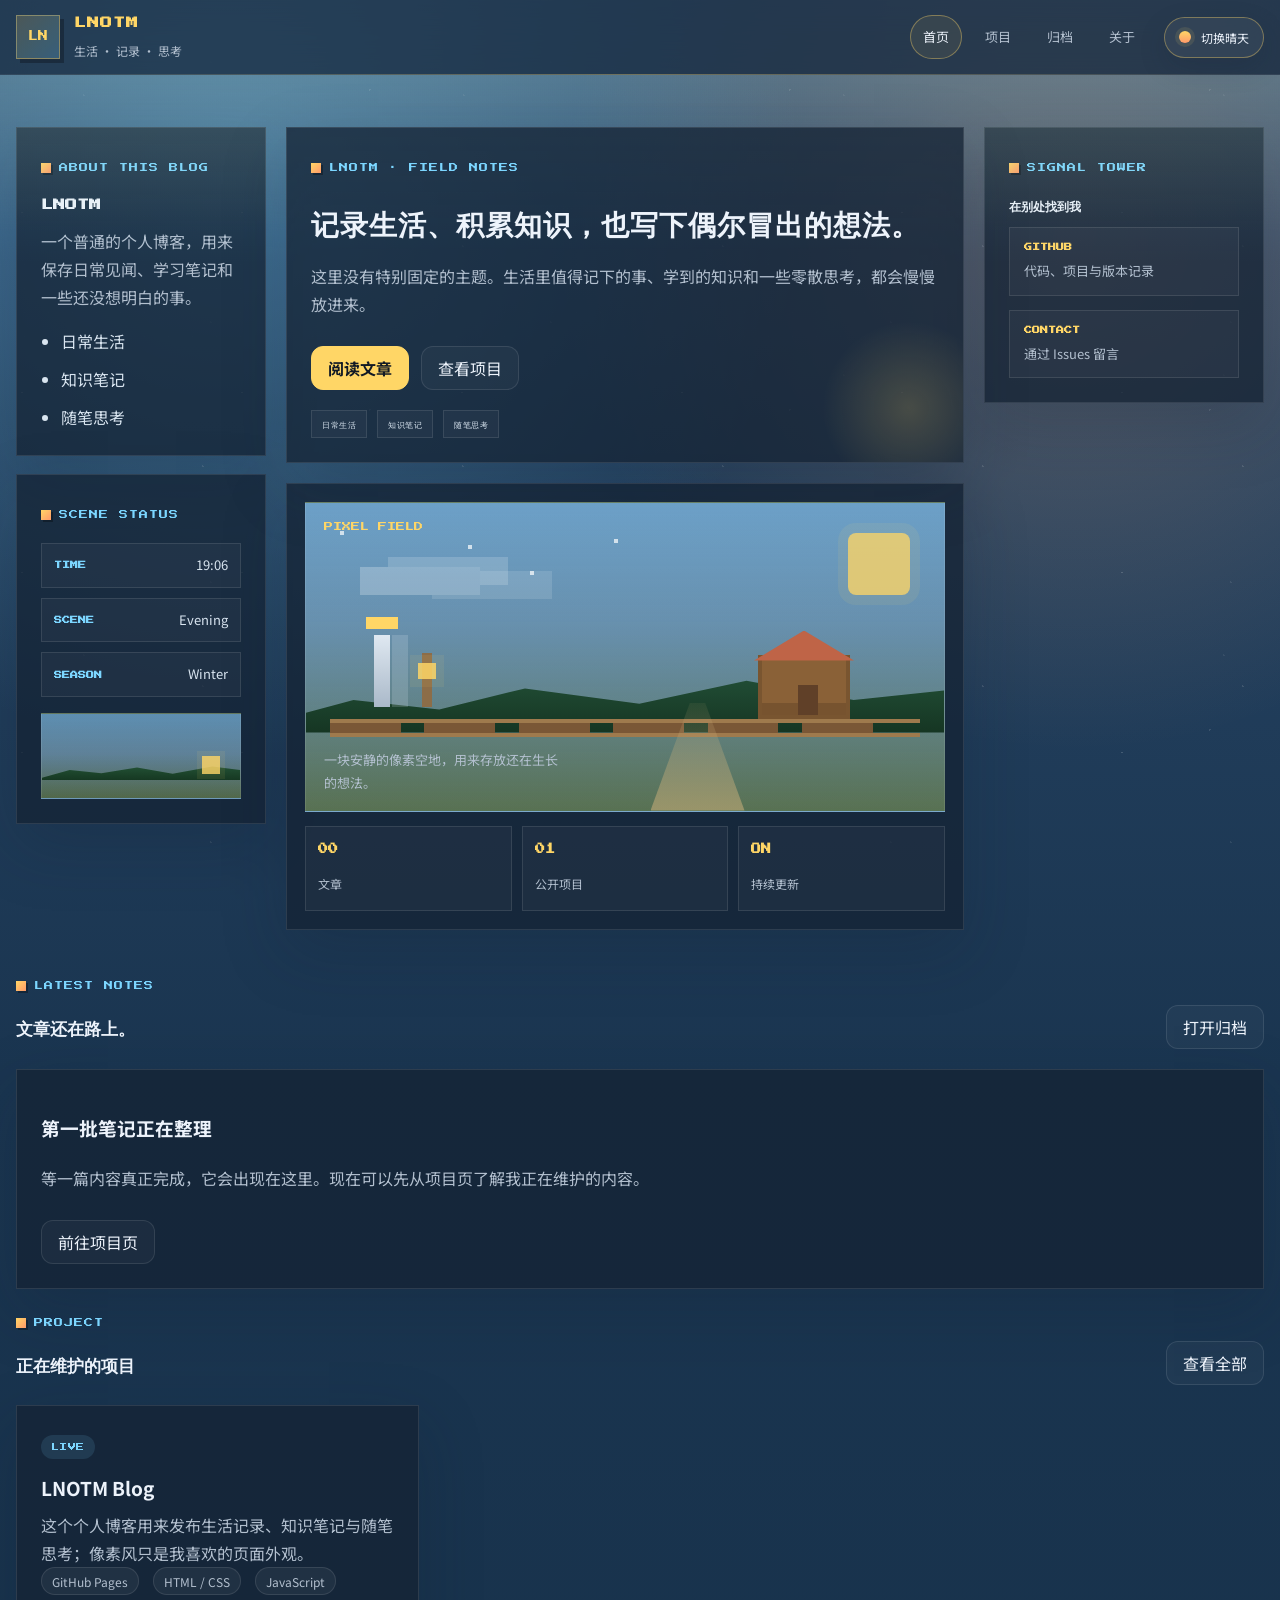
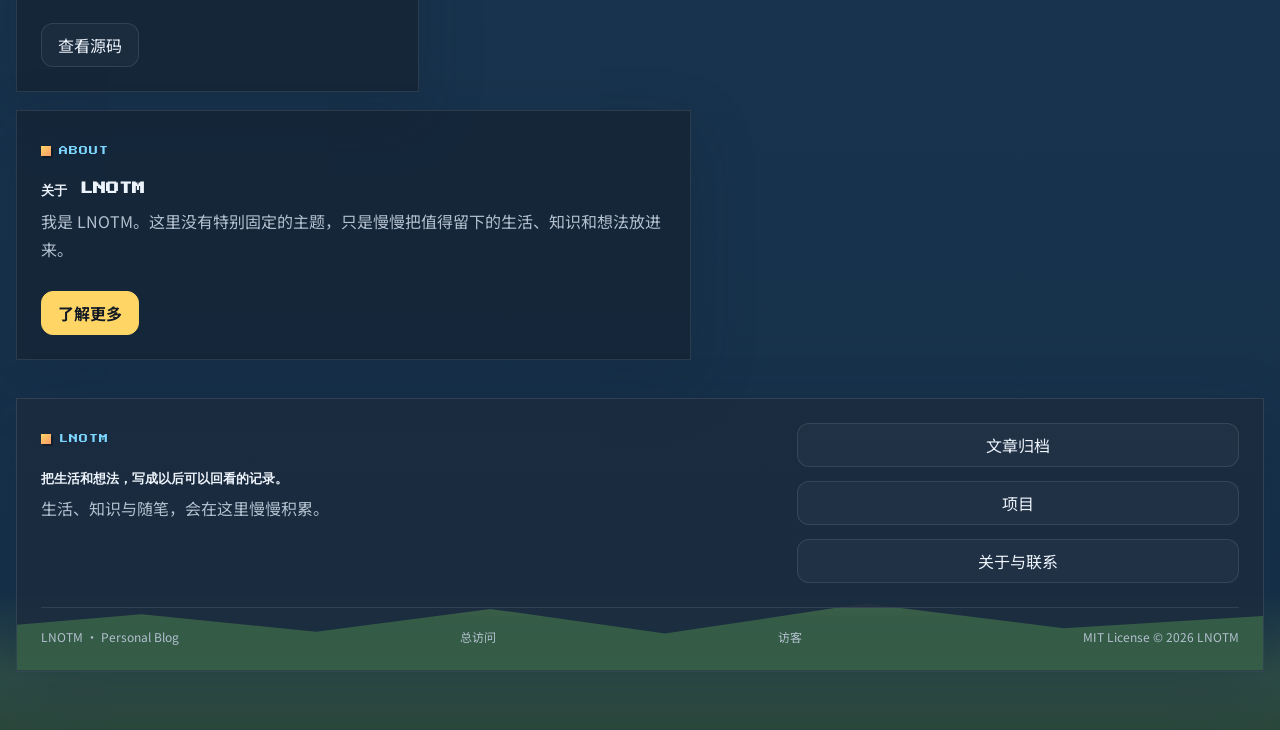
<file: index.html>
<!DOCTYPE html>
<html lang="zh-CN">
<head>
  <meta charset="UTF-8">
  <meta name="viewport" content="width=device-width, initial-scale=1.0">
  <title>LNOTM | 生活、知识与随笔</title>
  <meta name="description" content="LNOTM 的个人博客，记录生活见闻、知识笔记与随笔思考。">
  <meta property="og:title" content="LNOTM">
  <meta property="og:description" content="生活记录、知识笔记与随笔思考。">
  <meta property="og:type" content="website">
  <meta property="og:locale" content="zh_CN">
  <link rel="preconnect" href="https://fonts.googleapis.com">
  <link rel="preconnect" href="https://fonts.gstatic.com" crossorigin>
  <link href="https://fonts.googleapis.com/css2?family=Press+Start+2P&family=Noto+Sans+SC:wght@400;500;700&display=swap" rel="stylesheet">
  <link rel="stylesheet" href="assets/styles.css">
  <link rel="icon" href="assets/icon.svg" type="image/svg+xml">
  <link rel="manifest" href="site.webmanifest">
</head>
<body>
  <a class="skip-link" href="#main">跳到正文</a>

  <header class="site-header">
    <div class="site-header-inner">
      <a class="brand" href="index.html" aria-label="LNOTM 首页">
        <span class="brand-mark">LN</span>
        <span class="brand-copy">
          <strong>LNOTM</strong>
          <span>生活 · 记录 · 思考</span>
        </span>
      </a>
      <nav class="site-nav" aria-label="主导航">
        <a href="index.html" aria-current="page">首页</a>
        <a href="projects.html">项目</a>
        <a href="archive.html">归档</a>
        <a href="about.html">关于</a>

        <button class="theme-toggle" type="button" data-theme-toggle aria-pressed="false">
          <span class="theme-toggle-dot" aria-hidden="true"></span>
          <span data-theme-toggle-label>切换晴天</span>
        </button>
      </nav>
    </div>
  </header>

  <main id="main">
    <section class="hero">
      <div class="site-shell desk-grid">
        <aside class="side-rail side-rail-left" aria-label="个人简介">
          <article class="rail-card">
            <span class="section-kicker">ABOUT THIS BLOG</span>
            <h3>LNOTM</h3>
            <p>一个普通的个人博客，用来保存日常见闻、学习笔记和一些还没想明白的事。</p>
            <ul class="info-list">
              <li>日常生活</li>
              <li>知识笔记</li>
              <li>随笔思考</li>
            </ul>
          </article>

          <article class="rail-card">
            <span class="section-kicker">SCENE STATUS</span>
            <div class="status-stack">
              <div class="status-line"><strong>TIME</strong><span data-now-time>--:--</span></div>
              <div class="status-line"><strong>SCENE</strong><span data-scene-name>Night</span></div>
              <div class="status-line"><strong>SEASON</strong><span data-season-name>Summer</span></div>
            </div>
            <div class="mini-scene" aria-hidden="true"></div>
          </article>
        </aside>

        <div class="center-column">
          <article class="hero-copy">
            <span class="eyebrow">LNOTM · FIELD NOTES</span>
            <h1>记录生活、积累知识，也写下偶尔冒出的想法。</h1>
            <p>这里没有特别固定的主题。生活里值得记下的事、学到的知识和一些零散思考，都会慢慢放进来。</p>
            <div class="hero-actions">
              <a class="button" href="archive.html">阅读文章</a>
              <a class="button-secondary" href="projects.html">查看项目</a>
            </div>
            <div class="utility-strip" aria-label="关注主题">
              <span class="utility-pill">日常生活</span>
              <span class="utility-pill">知识笔记</span>
              <span class="utility-pill">随笔思考</span>
            </div>
          </article>

          <aside class="hero-panel" aria-label="像素场景">
            <div class="hero-scene">
              <span class="scene-label">PIXEL FIELD</span>
              <div class="scene-stars" aria-hidden="true">
                <span></span><span></span><span></span><span></span>
              </div>
              <div class="scene-sun" aria-hidden="true"></div>
              <div class="scene-cloud" aria-hidden="true"></div>
              <div class="scene-hill" aria-hidden="true"></div>
              <div class="scene-tower" aria-hidden="true"></div>
              <div class="scene-lantern" aria-hidden="true"></div>
              <div class="scene-house" aria-hidden="true"></div>
              <div class="scene-fence" aria-hidden="true"></div>
              <div class="scene-path" aria-hidden="true"></div>
              <p class="scene-caption">一块安静的像素空地，用来存放还在生长的想法。</p>
            </div>
            <div class="scene-toolbar">
              <div class="stat-chip"><strong>00</strong><span>文章</span></div>
              <div class="stat-chip"><strong>01</strong><span>公开项目</span></div>
              <div class="stat-chip"><strong>ON</strong><span>持续更新</span></div>
            </div>
          </aside>
        </div>

        <aside class="side-rail side-rail-right" aria-label="外部链接">
          <article class="rail-card">
            <span class="section-kicker">SIGNAL TOWER</span>
            <h3>在别处找到我</h3>
            <div class="signal-links">
              <a class="signal-link" href="https://github.com/LNOTM" target="_blank" rel="noopener noreferrer">
                <strong>GITHUB</strong>
                <span>代码、项目与版本记录</span>
              </a>
              <a class="signal-link" href="https://github.com/LNOTM/my-blog/issues" target="_blank" rel="noopener noreferrer">
                <strong>CONTACT</strong>
                <span>通过 Issues 留言</span>
              </a>
            </div>
          </article>
        </aside>
      </div>
    </section>

    <section class="section">
      <div class="site-shell">
        <div class="section-header">
          <div>
            <span class="section-kicker">LATEST NOTES</span>
            <h2>文章还在路上。</h2>
          </div>
          <a class="chip-link" href="archive.html">打开归档</a>
        </div>
        <article class="surface-card">
          <h3>第一批笔记正在整理</h3>
          <p>等一篇内容真正完成，它会出现在这里。现在可以先从项目页了解我正在维护的内容。</p>
          <div class="hero-actions">
            <a class="button-secondary" href="projects.html">前往项目页</a>
          </div>
        </article>
      </div>
    </section>

    <section class="section">
      <div class="site-shell">
        <div class="section-header">
          <div>
            <span class="section-kicker">PROJECT</span>
            <h2>正在维护的项目</h2>
          </div>
          <a class="chip-link" href="projects.html">查看全部</a>
        </div>
        <div class="project-grid">
          <article class="project-card">
            <span class="post-tag">LIVE</span>
            <h3>LNOTM Blog</h3>
            <p>这个个人博客用来发布生活记录、知识笔记与随笔思考；像素风只是我喜欢的页面外观。</p>
            <div class="project-stack">
              <span>GitHub Pages</span><span>HTML / CSS</span><span>JavaScript</span>
            </div>
            <div class="hero-actions">
              <a class="button-secondary" href="https://github.com/LNOTM/my-blog" target="_blank" rel="noopener noreferrer">查看源码</a>
            </div>
          </article>
        </div>
      </div>
    </section>

    <section class="section">
      <div class="site-shell surface-grid">
        <article class="surface-card">
          <span class="section-kicker">ABOUT</span>
          <h2>关于 LNOTM</h2>
          <p>我是 LNOTM。这里没有特别固定的主题，只是慢慢把值得留下的生活、知识和想法放进来。</p>
          <div class="hero-actions">
            <a class="button" href="about.html">了解更多</a>
          </div>
        </article>
      </div>
    </section>
  </main>

  <footer class="site-footer">
    <div class="footer-panel">
      <div class="footer-grid">
        <section>
          <span class="section-kicker">LNOTM</span>
          <h2>把生活和想法，写成以后可以回看的记录。</h2>
          <p>生活、知识与随笔，会在这里慢慢积累。</p>
        </section>
        <section class="footer-list">
          <a class="chip-link" href="archive.html">文章归档</a>
          <a class="chip-link" href="projects.html">项目</a>
          <a class="chip-link" href="about.html">关于与联系</a>
        </section>
      </div>
      <div class="footer-meta">
        <span>LNOTM · Personal Blog</span>
        <span id="busuanzi_container_site_pv">总访问 <span id="busuanzi_value_site_pv"></span></span>
        <span id="busuanzi_container_site_uv">访客 <span id="busuanzi_value_site_uv"></span></span>
        <span>MIT License &copy; <span data-current-year></span> LNOTM</span>
      </div>
    </div>
  </footer>

  <script async src="//busuanzi.ibruce.info/busuanzi/2.3/busuanzi.pure.mini.js"></script>
  <script src="assets/app.js"></script>
</body>
</html>
</file>
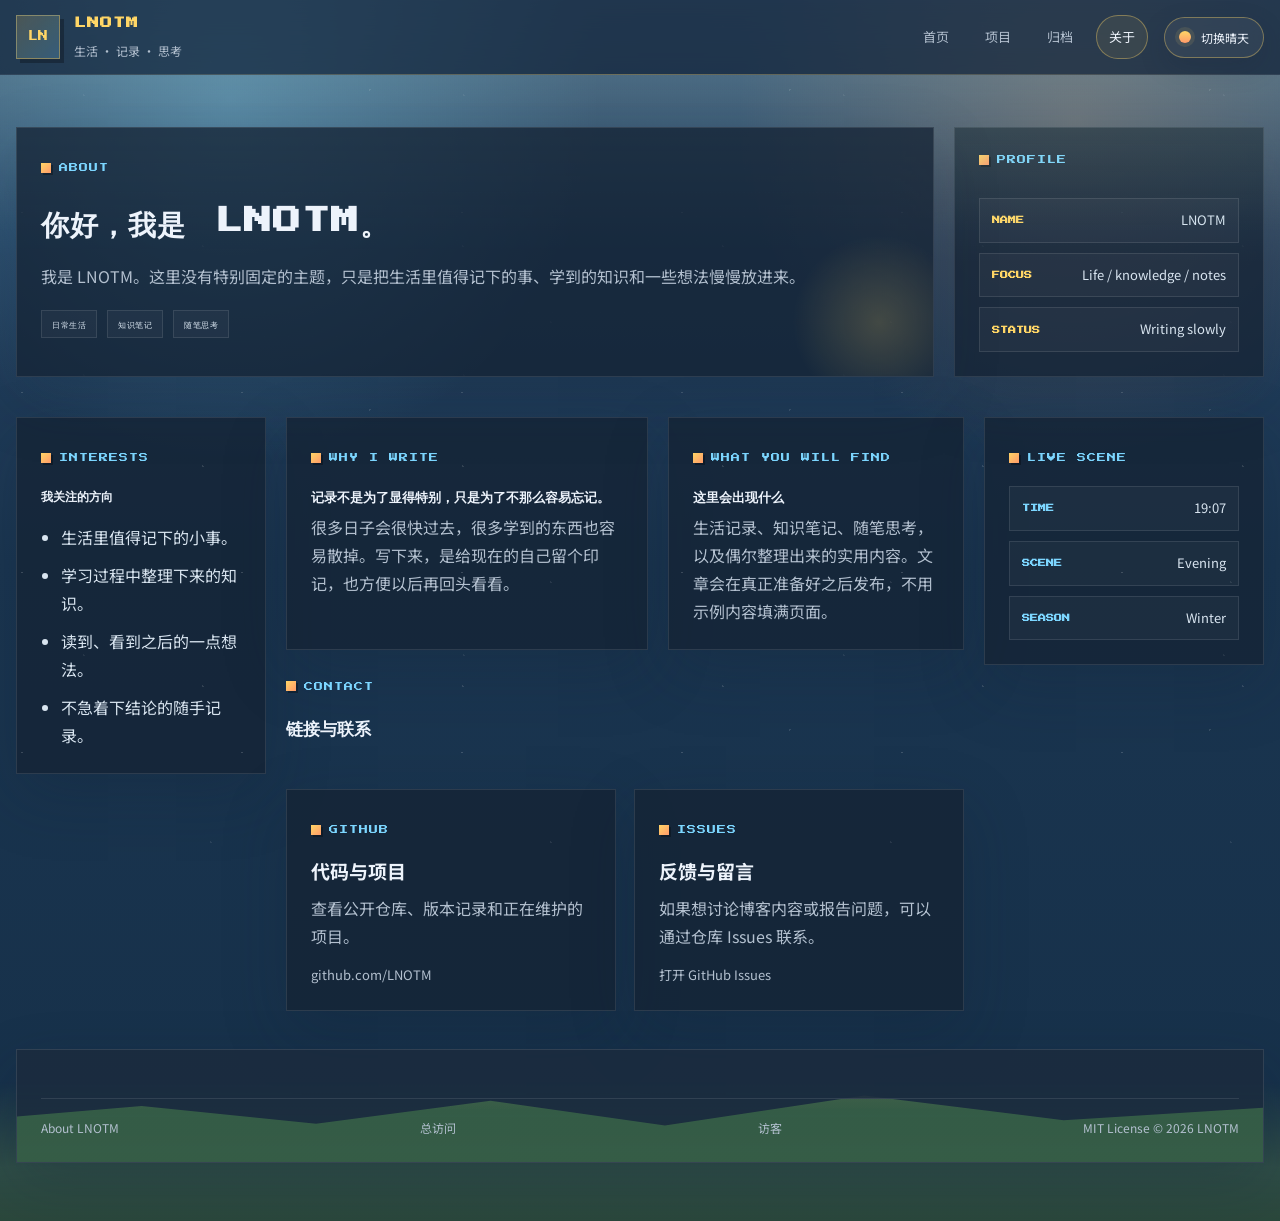
<file: about.html>
<!DOCTYPE html>
<html lang="zh-CN">
<head>
  <meta charset="UTF-8">
  <meta name="viewport" content="width=device-width, initial-scale=1.0">
  <title>关于 LNOTM</title>
  <meta name="description" content="关于 LNOTM：生活记录、知识笔记与随笔思考。">
  <link rel="preconnect" href="https://fonts.googleapis.com">
  <link rel="preconnect" href="https://fonts.gstatic.com" crossorigin>
  <link href="https://fonts.googleapis.com/css2?family=Press+Start+2P&family=Noto+Sans+SC:wght@400;500;700&display=swap" rel="stylesheet">
  <link rel="stylesheet" href="assets/styles.css">
  <link rel="icon" href="assets/icon.svg" type="image/svg+xml">
  <link rel="manifest" href="site.webmanifest">
</head>
<body>
  <a class="skip-link" href="#main">跳到正文</a>

  <header class="site-header">
    <div class="site-header-inner">
      <a class="brand" href="index.html" aria-label="LNOTM 首页">
        <span class="brand-mark">LN</span>
        <span class="brand-copy"><strong>LNOTM</strong><span>生活 · 记录 · 思考</span></span>
      </a>
      <nav class="site-nav" aria-label="主导航">
        <a href="index.html">首页</a>
        <a href="projects.html">项目</a>
        <a href="archive.html">归档</a>
        <a href="about.html" aria-current="page">关于</a>
        <button class="theme-toggle" type="button" data-theme-toggle aria-pressed="false">
          <span class="theme-toggle-dot" aria-hidden="true"></span>
          <span data-theme-toggle-label>切换晴天</span>
        </button>
      </nav>
    </div>
  </header>

  <main id="main">
    <section class="page-hero">
      <div class="site-shell page-band">
        <article class="page-band-copy">
          <span class="article-kicker">ABOUT</span>
          <h1>你好，我是 LNOTM。</h1>
          <p>我是 LNOTM。这里没有特别固定的主题，只是把生活里值得记下的事、学到的知识和一些想法慢慢放进来。</p>
          <div class="utility-strip">
            <span class="utility-pill">日常生活</span>
            <span class="utility-pill">知识笔记</span>
            <span class="utility-pill">随笔思考</span>
          </div>
        </article>

        <aside class="page-band-panel">
          <span class="section-kicker">PROFILE</span>
          <div class="status-stack">
            <div class="status-line"><strong>NAME</strong><span>LNOTM</span></div>
            <div class="status-line"><strong>FOCUS</strong><span>Life / knowledge / notes</span></div>
            <div class="status-line"><strong>STATUS</strong><span>Writing slowly</span></div>
          </div>
        </aside>
      </div>
    </section>

    <section class="section">
      <div class="site-shell desk-grid">
        <aside class="side-rail side-rail-left">
          <article class="rail-card">
            <span class="section-kicker">INTERESTS</span>
            <h3>我关注的方向</h3>
            <ul class="info-list">
              <li>生活里值得记下的小事。</li>
              <li>学习过程中整理下来的知识。</li>
              <li>读到、看到之后的一点想法。</li>
              <li>不急着下结论的随手记录。</li>
            </ul>
          </article>
        </aside>

        <div class="center-column">
          <div class="surface-grid">
            <article class="surface-card">
              <span class="section-kicker">WHY I WRITE</span>
              <h2>记录不是为了显得特别，只是为了不那么容易忘记。</h2>
              <p>很多日子会很快过去，很多学到的东西也容易散掉。写下来，是给现在的自己留个印记，也方便以后再回头看看。</p>
            </article>

            <article class="surface-card">
              <span class="section-kicker">WHAT YOU WILL FIND</span>
              <h2>这里会出现什么</h2>
              <p>生活记录、知识笔记、随笔思考，以及偶尔整理出来的实用内容。文章会在真正准备好之后发布，不用示例内容填满页面。</p>
            </article>
          </div>

          <div class="section-header" id="contact">
            <div>
              <span class="section-kicker">CONTACT</span>
              <h2>链接与联系</h2>
            </div>
          </div>

          <div class="contact-grid">
            <article class="contact-card">
              <span class="section-kicker">GITHUB</span>
              <h3>代码与项目</h3>
              <p>查看公开仓库、版本记录和正在维护的项目。</p>
              <div class="contact-meta"><a href="https://github.com/LNOTM" target="_blank" rel="noopener noreferrer">github.com/LNOTM</a></div>
            </article>

            <article class="contact-card">
              <span class="section-kicker">ISSUES</span>
              <h3>反馈与留言</h3>
              <p>如果想讨论博客内容或报告问题，可以通过仓库 Issues 联系。</p>
              <div class="contact-meta"><a href="https://github.com/LNOTM/my-blog/issues" target="_blank" rel="noopener noreferrer">打开 GitHub Issues</a></div>
            </article>
          </div>
        </div>

        <aside class="side-rail side-rail-right">
          <article class="rail-card">
            <span class="section-kicker">LIVE SCENE</span>
            <div class="status-stack">
              <div class="status-line"><strong>TIME</strong><span data-now-time>--:--</span></div>
              <div class="status-line"><strong>SCENE</strong><span data-scene-name>Evening</span></div>
              <div class="status-line"><strong>SEASON</strong><span data-season-name>Summer</span></div>
            </div>
          </article>
        </aside>
      </div>
    </section>
  </main>

  <footer class="site-footer">
    <div class="footer-panel">
      <div class="footer-meta">
        <span>About LNOTM</span>
        <span id="busuanzi_container_site_pv">总访问 <span id="busuanzi_value_site_pv"></span></span>
        <span id="busuanzi_container_site_uv">访客 <span id="busuanzi_value_site_uv"></span></span>
        <span>MIT License &copy; <span data-current-year></span> LNOTM</span>
      </div>
    </div>
  </footer>

  <script async src="//busuanzi.ibruce.info/busuanzi/2.3/busuanzi.pure.mini.js"></script>
  <script src="assets/app.js"></script>
</body>
</html>
</file>
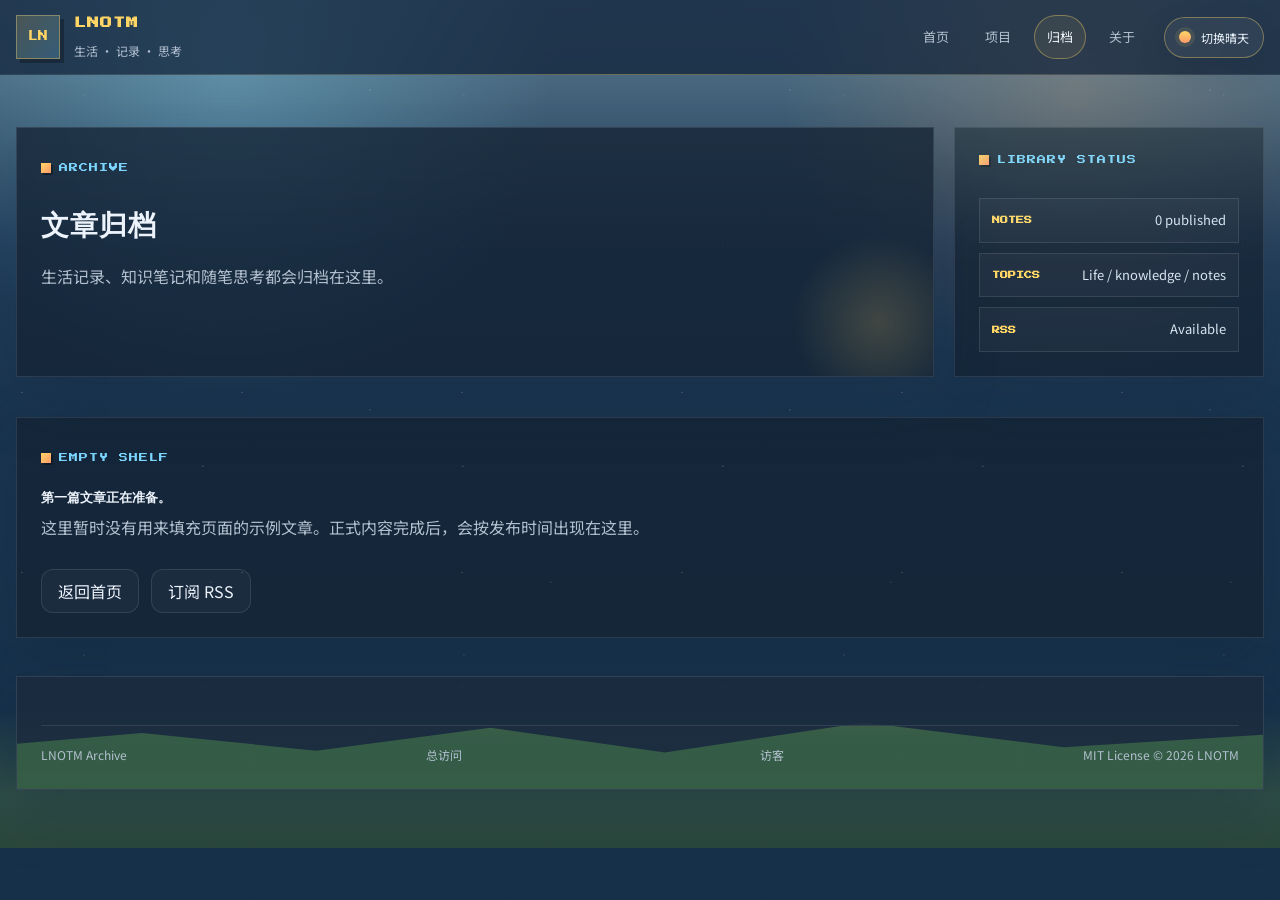
<file: archive.html>
<!DOCTYPE html>
<html lang="zh-CN">
<head>
  <meta charset="UTF-8">
  <meta name="viewport" content="width=device-width, initial-scale=1.0">
  <title>文章归档 | LNOTM</title>
  <meta name="description" content="LNOTM 的生活记录、知识笔记与随笔思考归档。">
  <link rel="preconnect" href="https://fonts.googleapis.com">
  <link rel="preconnect" href="https://fonts.gstatic.com" crossorigin>
  <link href="https://fonts.googleapis.com/css2?family=Press+Start+2P&family=Noto+Sans+SC:wght@400;500;700&display=swap" rel="stylesheet">
  <link rel="stylesheet" href="assets/styles.css">
  <link rel="icon" href="assets/icon.svg" type="image/svg+xml">
  <link rel="manifest" href="site.webmanifest">
</head>
<body>
  <a class="skip-link" href="#main">跳到正文</a>
  <header class="site-header">
    <div class="site-header-inner">
      <a class="brand" href="index.html" aria-label="LNOTM 首页">
        <span class="brand-mark">LN</span>
        <span class="brand-copy"><strong>LNOTM</strong><span>生活 · 记录 · 思考</span></span>
      </a>
      <nav class="site-nav" aria-label="主导航">
        <a href="index.html">首页</a>
        <a href="projects.html">项目</a>
        <a href="archive.html" aria-current="page">归档</a>
        <a href="about.html">关于</a>
        <button class="theme-toggle" type="button" data-theme-toggle aria-pressed="false">
          <span class="theme-toggle-dot" aria-hidden="true"></span>
          <span data-theme-toggle-label>切换晴天</span>
        </button>
      </nav>
    </div>
  </header>

  <main id="main">
    <section class="page-hero">
      <div class="site-shell page-band">
        <article class="page-band-copy">
          <span class="article-kicker">ARCHIVE</span>
          <h1>文章归档</h1>
          <p>生活记录、知识笔记和随笔思考都会归档在这里。</p>
        </article>
        <aside class="page-band-panel">
          <span class="section-kicker">LIBRARY STATUS</span>
          <div class="status-stack">
            <div class="status-line"><strong>NOTES</strong><span>0 published</span></div>
            <div class="status-line"><strong>TOPICS</strong><span>Life / knowledge / notes</span></div>
            <div class="status-line"><strong>RSS</strong><span>Available</span></div>
          </div>
        </aside>
      </div>
    </section>

    <section class="section">
      <div class="site-shell">
        <article class="surface-card">
          <span class="section-kicker">EMPTY SHELF</span>
          <h2>第一篇文章正在准备。</h2>
          <p>这里暂时没有用来填充页面的示例文章。正式内容完成后，会按发布时间出现在这里。</p>
          <div class="hero-actions">
            <a class="button-secondary" href="index.html">返回首页</a>
            <a class="button-secondary" href="feed.xml">订阅 RSS</a>
          </div>
        </article>
      </div>
    </section>
  </main>

  <footer class="site-footer">
    <div class="footer-panel">
      <div class="footer-meta">
        <span>LNOTM Archive</span>
        <span id="busuanzi_container_site_pv">总访问 <span id="busuanzi_value_site_pv"></span></span>
        <span id="busuanzi_container_site_uv">访客 <span id="busuanzi_value_site_uv"></span></span>
        <span>MIT License &copy; <span data-current-year></span> LNOTM</span>
      </div>
    </div>
  </footer>
  <script async src="//busuanzi.ibruce.info/busuanzi/2.3/busuanzi.pure.mini.js"></script>
  <script src="assets/app.js"></script>
</body>
</html>
</file>
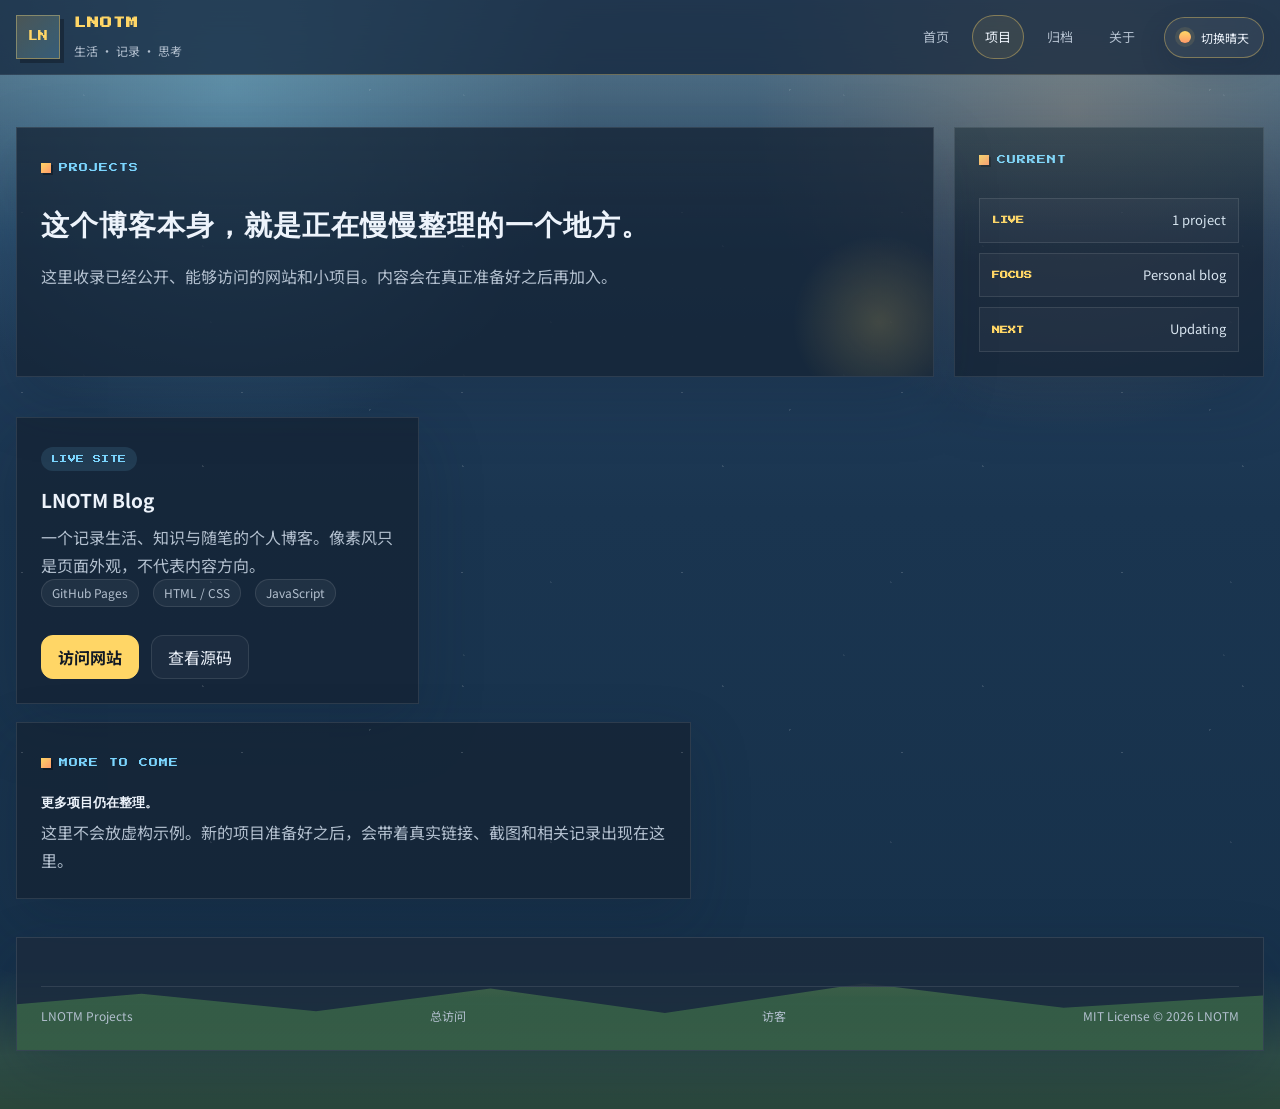
<file: projects.html>
<!DOCTYPE html>
<html lang="zh-CN">
<head>
  <meta charset="UTF-8">
  <meta name="viewport" content="width=device-width, initial-scale=1.0">
  <title>项目 | LNOTM</title>
  <meta name="description" content="LNOTM 的公开网站与小项目记录。">
  <link rel="preconnect" href="https://fonts.googleapis.com">
  <link rel="preconnect" href="https://fonts.gstatic.com" crossorigin>
  <link href="https://fonts.googleapis.com/css2?family=Press+Start+2P&family=Noto+Sans+SC:wght@400;500;700&display=swap" rel="stylesheet">
  <link rel="stylesheet" href="assets/styles.css">
  <link rel="icon" href="assets/icon.svg" type="image/svg+xml">
  <link rel="manifest" href="site.webmanifest">
</head>
<body>
  <a class="skip-link" href="#main">跳到正文</a>
  <header class="site-header">
    <div class="site-header-inner">
      <a class="brand" href="index.html" aria-label="LNOTM 首页">
        <span class="brand-mark">LN</span>
        <span class="brand-copy"><strong>LNOTM</strong><span>生活 · 记录 · 思考</span></span>
      </a>
      <nav class="site-nav" aria-label="主导航">
        <a href="index.html">首页</a>
        <a href="projects.html" aria-current="page">项目</a>
        <a href="archive.html">归档</a>
        <a href="about.html">关于</a>
        <button class="theme-toggle" type="button" data-theme-toggle aria-pressed="false">
          <span class="theme-toggle-dot" aria-hidden="true"></span>
          <span data-theme-toggle-label>切换晴天</span>
        </button>
      </nav>
    </div>
  </header>

  <main id="main">
    <section class="page-hero">
      <div class="site-shell page-band">
        <article class="page-band-copy">
          <span class="article-kicker">PROJECTS</span>
          <h1>这个博客本身，就是正在慢慢整理的一个地方。</h1>
          <p>这里收录已经公开、能够访问的网站和小项目。内容会在真正准备好之后再加入。</p>
        </article>
        <aside class="page-band-panel">
          <span class="section-kicker">CURRENT</span>
          <div class="status-stack">
            <div class="status-line"><strong>LIVE</strong><span>1 project</span></div>
            <div class="status-line"><strong>FOCUS</strong><span>Personal blog</span></div>
            <div class="status-line"><strong>NEXT</strong><span>Updating</span></div>
          </div>
        </aside>
      </div>
    </section>

    <section class="section">
      <div class="site-shell">
        <div class="project-grid">
          <article class="project-card">
            <span class="post-tag">LIVE SITE</span>
            <h3>LNOTM Blog</h3>
            <p>一个记录生活、知识与随笔的个人博客。像素风只是页面外观，不代表内容方向。</p>
            <div class="project-stack"><span>GitHub Pages</span><span>HTML / CSS</span><span>JavaScript</span></div>
            <div class="hero-actions">
              <a class="button" href="index.html">访问网站</a>
              <a class="button-secondary" href="https://github.com/LNOTM/my-blog" target="_blank" rel="noopener noreferrer">查看源码</a>
            </div>
          </article>
        </div>
      </div>
    </section>

    <section class="section">
      <div class="site-shell surface-grid">
        <article class="surface-card">
          <span class="section-kicker">MORE TO COME</span>
          <h2>更多项目仍在整理。</h2>
          <p>这里不会放虚构示例。新的项目准备好之后，会带着真实链接、截图和相关记录出现在这里。</p>
        </article>
      </div>
    </section>
  </main>

  <footer class="site-footer">
    <div class="footer-panel">
      <div class="footer-meta">
        <span>LNOTM Projects</span>
        <span id="busuanzi_container_site_pv">总访问 <span id="busuanzi_value_site_pv"></span></span>
        <span id="busuanzi_container_site_uv">访客 <span id="busuanzi_value_site_uv"></span></span>
        <span>MIT License &copy; <span data-current-year></span> LNOTM</span>
      </div>
    </div>
  </footer>
  <script async src="//busuanzi.ibruce.info/busuanzi/2.3/busuanzi.pure.mini.js"></script>
  <script src="assets/app.js"></script>
</body>
</html>
</file>
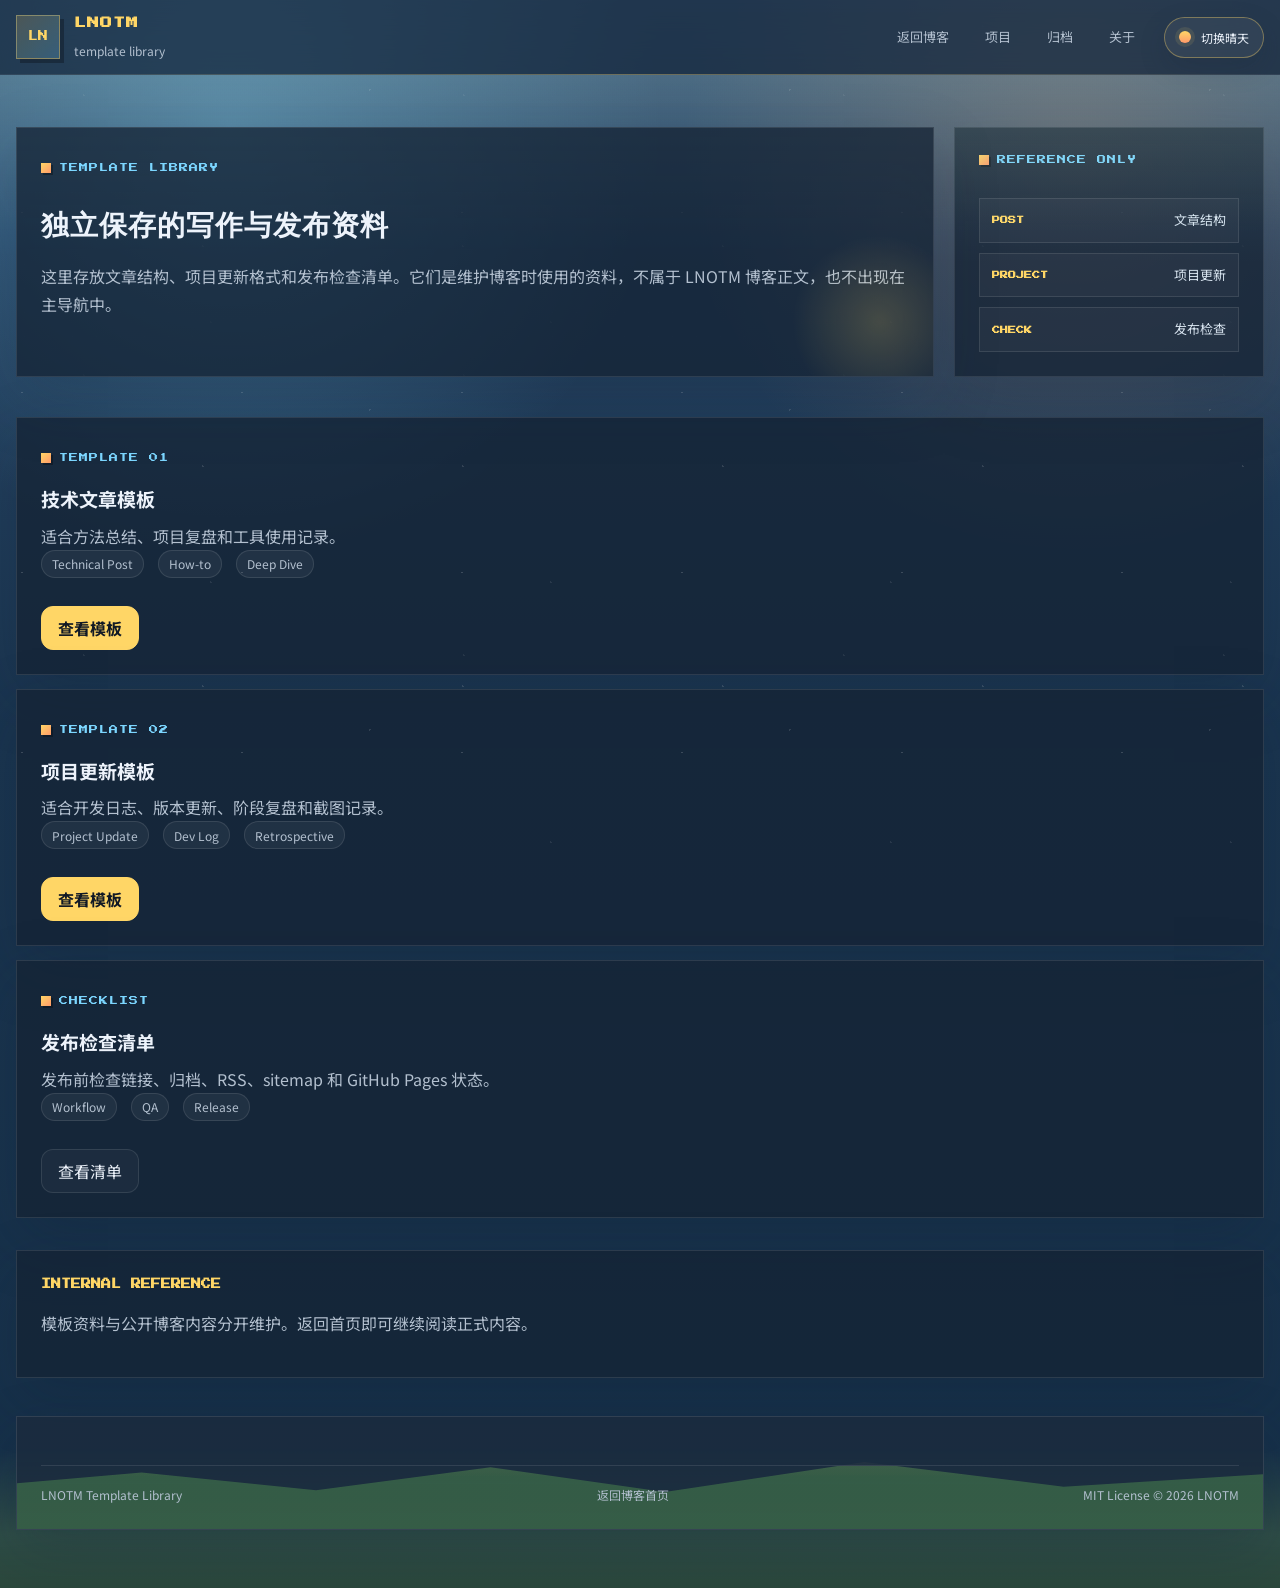
<file: templates.html>
<!DOCTYPE html>
<html lang="zh-CN">
<head>
  <meta charset="UTF-8">
  <meta name="viewport" content="width=device-width, initial-scale=1.0">
  <title>写作模板资料 | LNOTM</title>
  <meta name="description" content="独立保存的文章模板、项目更新模板和发布检查清单。">
  <link rel="preconnect" href="https://fonts.googleapis.com">
  <link rel="preconnect" href="https://fonts.gstatic.com" crossorigin>
  <link href="https://fonts.googleapis.com/css2?family=Press+Start+2P&family=Noto+Sans+SC:wght@400;500;700&display=swap" rel="stylesheet">
  <link rel="stylesheet" href="assets/styles.css">
  <link rel="icon" href="assets/icon.svg" type="image/svg+xml">
  <link rel="manifest" href="site.webmanifest">
</head>
<body>
  <a class="skip-link" href="#main">跳到正文</a>
  <header class="site-header">
    <div class="site-header-inner">
      <a class="brand" href="index.html" aria-label="LNOTM 首页">
        <span class="brand-mark">LN</span>
        <span class="brand-copy"><strong>LNOTM</strong><span>template library</span></span>
      </a>
      <nav class="site-nav" aria-label="博客导航">
        <a href="index.html">返回博客</a>
        <a href="projects.html">项目</a>
        <a href="archive.html">归档</a>
        <a href="about.html">关于</a>
        <button class="theme-toggle" type="button" data-theme-toggle aria-pressed="false">
          <span class="theme-toggle-dot" aria-hidden="true"></span>
          <span data-theme-toggle-label>切换晴天</span>
        </button>
      </nav>
    </div>
  </header>

  <main id="main">
    <section class="page-hero">
      <div class="site-shell page-band">
        <article class="page-band-copy">
          <span class="article-kicker">TEMPLATE LIBRARY</span>
          <h1>独立保存的写作与发布资料</h1>
          <p>这里存放文章结构、项目更新格式和发布检查清单。它们是维护博客时使用的资料，不属于 LNOTM 博客正文，也不出现在主导航中。</p>
        </article>
        <aside class="page-band-panel">
          <span class="section-kicker">REFERENCE ONLY</span>
          <div class="status-stack">
            <div class="status-line"><strong>POST</strong><span>文章结构</span></div>
            <div class="status-line"><strong>PROJECT</strong><span>项目更新</span></div>
            <div class="status-line"><strong>CHECK</strong><span>发布检查</span></div>
          </div>
        </aside>
      </div>
    </section>

    <section class="section">
      <div class="site-shell template-list">
        <article class="template-card">
          <span class="section-kicker">TEMPLATE 01</span>
          <h3>技术文章模板</h3>
          <p>适合方法总结、项目复盘和工具使用记录。</p>
          <div class="template-meta"><span>Technical Post</span><span>How-to</span><span>Deep Dive</span></div>
          <div class="hero-actions"><a class="button" href="content-templates/technical-article-template.md">查看模板</a></div>
        </article>
        <article class="template-card">
          <span class="section-kicker">TEMPLATE 02</span>
          <h3>项目更新模板</h3>
          <p>适合开发日志、版本更新、阶段复盘和截图记录。</p>
          <div class="template-meta"><span>Project Update</span><span>Dev Log</span><span>Retrospective</span></div>
          <div class="hero-actions"><a class="button" href="content-templates/project-update-template.md">查看模板</a></div>
        </article>
        <article class="template-card">
          <span class="section-kicker">CHECKLIST</span>
          <h3>发布检查清单</h3>
          <p>发布前检查链接、归档、RSS、sitemap 和 GitHub Pages 状态。</p>
          <div class="template-meta"><span>Workflow</span><span>QA</span><span>Release</span></div>
          <div class="hero-actions"><a class="button-secondary" href="content-templates/publishing-checklist.md">查看清单</a></div>
        </article>
        <article class="callout-note">
          <strong>INTERNAL REFERENCE</strong>
          <p>模板资料与公开博客内容分开维护。返回首页即可继续阅读正式内容。</p>
        </article>
      </div>
    </section>
  </main>

  <footer class="site-footer">
    <div class="footer-panel">
      <div class="footer-meta">
        <span>LNOTM Template Library</span>
        <span><a href="index.html">返回博客首页</a></span>
        <span>MIT License &copy; <span data-current-year></span> LNOTM</span>
      </div>
    </div>
  </footer>
  <script src="assets/app.js"></script>
</body>
</html>
</file>
<file: assets/styles.css>
:root {
  --bg: #17304a;
  --bg-deep: #102235;
  --panel: rgba(20, 35, 52, 0.76);
  --panel-strong: rgba(28, 45, 64, 0.9);
  --surface-soft: rgba(255, 255, 255, 0.03);
  --surface-soft-strong: rgba(255, 255, 255, 0.05);
  --line: rgba(255, 255, 255, 0.1);
  --line-strong: rgba(255, 214, 102, 0.38);
  --text: #edf3fb;
  --muted: #b3c0cf;
  --soft: #d9e5f0;
  --article-text: #ced8e3;
  --quote-bg: rgba(255, 214, 102, 0.08);
  --quote-text: #d8dee7;
  --aside-bg: rgba(28, 44, 62, 0.92);
  --code-bg: rgba(0, 0, 0, 0.28);
  --code-text: #d8e8ff;
  --glyph-bg: rgba(11, 18, 28, 0.86);
  --glyph-border: rgba(255, 255, 255, 0.08);
  --scene-caption: rgba(237, 243, 251, 0.84);
  --accent: #ffd666;
  --accent-2: #7cd6ff;
  --accent-3: #ff9a6a;
  --accent-4: #98f0b1;
  --shadow: 0 22px 60px rgba(18, 34, 52, 0.22);
  --shadow-soft: 0 10px 28px rgba(18, 34, 52, 0.16);
  --pixel-font: "Press Start 2P", monospace;
  --body-font: "Noto Sans SC", "Microsoft YaHei UI", sans-serif;
  --content-width: min(1320px, calc(100vw - 32px));
  --reading-width: min(1180px, calc(100vw - 32px));
}

*,
*::before,
*::after {
  box-sizing: border-box;
}

html {
  scroll-behavior: smooth;
}

body {
  margin: 0;
  min-height: 100vh;
  font-family: var(--body-font);
  color: var(--text);
  line-height: 1.75;
  background:
    radial-gradient(circle at 18% 8%, rgba(124, 214, 255, 0.34), transparent 24%),
    radial-gradient(circle at 84% 10%, rgba(255, 179, 122, 0.24), transparent 22%),
    linear-gradient(180deg, #33537a 0%, #254261 18%, #1a3550 46%, #163049 100%);
  overflow-x: hidden;
}

body::before,
body::after {
  content: "";
  position: fixed;
  inset: 0;
  pointer-events: none;
}

body::before {
  background:
    radial-gradient(circle at 10% 18%, rgba(255, 255, 255, 0.24) 0 1px, transparent 1px),
    radial-gradient(circle at 78% 12%, rgba(255, 255, 255, 0.18) 0 1px, transparent 1px),
    radial-gradient(circle at 62% 24%, rgba(255, 255, 255, 0.12) 0 1px, transparent 1px),
    radial-gradient(circle at 88% 28%, rgba(255, 255, 255, 0.18) 0 1px, transparent 1px),
    radial-gradient(circle at 22% 34%, rgba(255, 255, 255, 0.1) 0 1px, transparent 1px);
  background-size: 220px 180px, 260px 220px, 340px 260px, 420px 320px, 380px 280px;
  opacity: 0.7;
}

body::after {
  background:
    linear-gradient(rgba(255, 255, 255, 0.03) 1px, transparent 1px),
    linear-gradient(90deg, rgba(255, 255, 255, 0.025) 1px, transparent 1px);
  background-size: 24px 24px;
  mask-image: linear-gradient(180deg, rgba(0, 0, 0, 0.45), transparent 86%);
  opacity: 0.5;
}

a {
  color: inherit;
  text-decoration: none;
}

button,
input,
textarea {
  font: inherit;
}

img,
svg {
  display: block;
  max-width: 100%;
}

:focus-visible {
  outline: 2px solid var(--accent);
  outline-offset: 3px;
}

.skip-link {
  position: absolute;
  left: 16px;
  top: -48px;
  z-index: 999;
  padding: 10px 14px;
  color: #122032;
  background: var(--accent);
  border-radius: 10px;
  font-weight: 700;
}

.skip-link:focus {
  top: 16px;
}

.site-shell {
  width: var(--content-width);
  margin: 0 auto;
}

.site-header {
  position: sticky;
  top: 0;
  z-index: 100;
  backdrop-filter: blur(18px);
  background: rgba(26, 43, 62, 0.72);
  border-bottom: 1px solid rgba(255, 255, 255, 0.06);
}

.site-header::after {
  content: "";
  position: absolute;
  left: 0;
  right: 0;
  bottom: -1px;
  height: 1px;
  background: linear-gradient(90deg, transparent, rgba(255, 214, 102, 0.32), transparent);
}

.site-header-inner {
  width: var(--content-width);
  min-height: 74px;
  margin: 0 auto;
  display: flex;
  align-items: center;
  justify-content: space-between;
  gap: 20px;
}

.brand {
  display: inline-flex;
  align-items: center;
  gap: 14px;
}

.brand-mark {
  width: 44px;
  height: 44px;
  display: grid;
  place-items: center;
  font-family: var(--pixel-font);
  font-size: 10px;
  color: var(--accent);
  background: linear-gradient(135deg, rgba(255, 214, 102, 0.18), rgba(124, 214, 255, 0.22));
  border: 1px solid var(--line-strong);
  box-shadow: 4px 4px 0 rgba(0, 0, 0, 0.28);
}

.brand-copy strong,
.eyebrow,
.section-kicker,
.article-kicker,
.read-link,
.scene-label,
.utility-pill,
.footer-panel h2,
.rail-card h3,
.page-band-panel h3 {
  font-family: var(--pixel-font);
}

.brand-copy strong {
  display: block;
  font-size: clamp(10px, 1vw, 12px);
  letter-spacing: 1px;
  color: var(--accent);
}

.brand-copy span {
  display: block;
  margin-top: 6px;
  font-size: 12px;
  color: var(--muted);
}

.site-nav {
  display: flex;
  align-items: center;
  gap: 10px;
  flex-wrap: wrap;
}

.site-nav a {
  padding: 10px 12px;
  border: 1px solid transparent;
  border-radius: 999px;
  color: var(--muted);
  font-size: 13px;
  transition: 0.2s ease;
}

.site-nav a:hover,
.site-nav a[aria-current="page"] {
  color: var(--text);
  border-color: var(--line-strong);
  background: var(--quote-bg);
}
.theme-toggle {
  display: inline-flex;
  align-items: center;
  justify-content: center;
  gap: 10px;
  margin-left: 6px;
  padding: 9px 14px;
  border: 1px solid var(--line-strong);
  border-radius: 999px;
  color: var(--text);
  background: var(--surface-soft-strong);
  box-shadow: var(--shadow-soft);
  cursor: pointer;
  transition: transform 0.2s ease, background 0.2s ease, border-color 0.2s ease;
}

.theme-toggle:hover {
  transform: translateY(-1px);
  background: rgba(255, 214, 102, 0.12);
}

.theme-toggle-dot {
  width: 12px;
  height: 12px;
  border-radius: 999px;
  background: linear-gradient(180deg, var(--accent), var(--accent-3));
  box-shadow: 0 0 0 4px rgba(255, 214, 102, 0.1);
  flex: 0 0 auto;
}

.theme-toggle [data-theme-toggle-label] {
  font-size: 12px;
  white-space: nowrap;
}


.hero,
.page-hero {
  position: relative;
  padding: 52px 0 22px;
}

.hero::before,
.page-hero::before {
  content: "";
  position: absolute;
  left: 0;
  right: 0;
  top: 0;
  height: 220px;
  pointer-events: none;
  background:
    linear-gradient(180deg, rgba(124, 214, 255, 0.12), transparent 86%),
    linear-gradient(180deg, rgba(255, 214, 102, 0.1), transparent 72%);
}

.desk-grid {
  display: grid;
  grid-template-columns: 250px minmax(0, 1fr) 280px;
  grid-template-areas: "left center right";
  gap: 20px;
  align-items: start;
}

.side-rail-left {
  grid-area: left;
}

.center-column {
  grid-area: center;
  display: grid;
  gap: 20px;
}

.side-rail-right {
  grid-area: right;
}

.side-rail {
  display: grid;
  gap: 18px;
}

.window-panel,
.hero-copy,
.hero-panel,
.surface-card,
.article-card,
.project-card,
.mini-card,
.article-shell,
.article-aside,
.footer-panel,
.rail-card,
.template-card,
.contact-card,
.callout-note,
.page-band-copy,
.page-band-panel {
  background: var(--panel);
  border: 1px solid var(--line);
  box-shadow: var(--shadow);
}

.window-panel,
.hero-copy,
.surface-card,
.project-card,
.mini-card,
.article-shell,
.article-aside,
.footer-panel,
.rail-card,
.template-card,
.contact-card,
.callout-note,
.page-band-copy,
.page-band-panel {
  padding: 24px;
}

.hero-copy,
.page-band-copy {
  position: relative;
  overflow: hidden;
}

.hero-copy::after,
.page-band-copy::after {
  content: "";
  position: absolute;
  right: -36px;
  bottom: -36px;
  width: 180px;
  height: 180px;
  background: radial-gradient(circle, rgba(255, 214, 102, 0.18), transparent 68%);
}

.eyebrow,
.section-kicker,
.article-kicker {
  display: inline-flex;
  align-items: center;
  gap: 8px;
  font-size: 9px;
  color: var(--accent-2);
  letter-spacing: 1px;
}

.eyebrow::before,
.section-kicker::before,
.article-kicker::before {
  content: "";
  width: 10px;
  height: 10px;
  background: linear-gradient(135deg, var(--accent), var(--accent-3));
  box-shadow: 2px 2px 0 rgba(0, 0, 0, 0.3);
}

.hero h1,
.page-hero h1,
.article-shell h1 {
  margin: 18px 0 16px;
  font-family: var(--pixel-font);
  letter-spacing: 1px;
  line-height: 1.7;
}

.hero h1,
.page-hero h1 {
  font-size: clamp(18px, 2.7vw, 28px);
}

.article-shell h1 {
  font-size: clamp(17px, 2.5vw, 25px);
}

.hero p,
.page-hero p,
.page-band-copy p,
.rail-card p,
.surface-card p,
.mini-card p,
.project-card p,
.contact-card p,
.template-card p,
.footer-panel p {
  margin: 0;
  color: var(--muted);
}

.hero-actions,
.footer-actions,
.back-row {
  display: flex;
  flex-wrap: wrap;
  gap: 12px;
}

.hero-actions,
.footer-actions {
  margin-top: 28px;
}

.button,
.button-secondary,
.chip-link {
  display: inline-flex;
  align-items: center;
  justify-content: center;
  min-height: 44px;
  padding: 0 16px;
  border-radius: 12px;
  border: 1px solid var(--line);
  transition: 0.2s ease;
}

.button {
  color: #111925;
  font-weight: 700;
  background: var(--accent);
  border-color: var(--accent);
}

.button:hover {
  transform: translateY(-1px);
  box-shadow: 0 12px 24px rgba(255, 214, 102, 0.22);
}

.button-secondary,
.chip-link {
  color: var(--text);
  background: var(--surface-soft);
}

.button-secondary:hover,
.chip-link:hover {
  border-color: var(--line-strong);
  background: var(--quote-bg);
}

.utility-strip {
  display: flex;
  flex-wrap: wrap;
  gap: 10px;
  margin-top: 20px;
}

.utility-pill {
  display: inline-flex;
  align-items: center;
  min-height: 28px;
  padding: 0 10px;
  border: 1px solid var(--line);
  background: var(--surface-soft);
  color: var(--soft);
  font-size: 8px;
  letter-spacing: 0.5px;
}

.hero-panel {
  display: grid;
  gap: 14px;
  padding: 18px;
}

.hero-scene {
  position: relative;
  min-height: 310px;
  padding: 22px;
  overflow: hidden;
  border: 1px solid var(--line);
  background:
    linear-gradient(180deg, rgba(155, 225, 255, 0.42), rgba(255, 183, 126, 0.14)),
    linear-gradient(180deg, #4a719f 0%, #486f93 40%, #3d664b 100%);
}

.scene-label {
  position: absolute;
  left: 18px;
  top: 16px;
  font-size: 9px;
  color: var(--accent);
}

.scene-sun,
.scene-cloud,
.scene-hill,
.scene-house,
.scene-path,
.scene-stars span,
.scene-fence,
.scene-tower,
.scene-lantern {
  position: absolute;
}

.scene-stars span {
  width: 4px;
  height: 4px;
  background: rgba(255, 255, 255, 0.7);
}

.scene-stars span:nth-child(1) {
  left: 34px;
  top: 28px;
}

.scene-stars span:nth-child(2) {
  left: 162px;
  top: 42px;
}

.scene-stars span:nth-child(3) {
  left: 224px;
  top: 68px;
}

.scene-stars span:nth-child(4) {
  left: 308px;
  top: 36px;
}

.scene-sun {
  right: 34px;
  top: 30px;
  width: 62px;
  height: 62px;
  border-radius: 8px;
  background: rgba(255, 214, 102, 0.78);
  box-shadow: 0 0 0 10px rgba(255, 214, 102, 0.08);
}

.scene-cloud {
  left: 54px;
  top: 64px;
  width: 120px;
  height: 28px;
  background: rgba(255, 255, 255, 0.24);
  box-shadow: 28px -10px 0 rgba(255, 255, 255, 0.16), 72px 4px 0 rgba(255, 255, 255, 0.12);
}

.scene-hill {
  left: -6%;
  bottom: 78px;
  width: 112%;
  height: 96px;
  background: linear-gradient(180deg, rgba(35, 90, 58, 0.9), rgba(20, 52, 33, 0.98));
  clip-path: polygon(0 90%, 12% 66%, 24% 76%, 36% 54%, 52% 70%, 67% 46%, 82% 66%, 100% 52%, 100% 100%, 0 100%);
}

.scene-house {
  right: 94px;
  bottom: 92px;
  width: 92px;
  height: 64px;
  background: #8a6137;
  border: 4px solid rgba(0, 0, 0, 0.12);
  box-shadow: inset 0 -12px 0 rgba(0, 0, 0, 0.14);
}

.scene-house::before {
  content: "";
  position: absolute;
  left: -8px;
  right: -8px;
  top: -28px;
  height: 30px;
  background: #bf6447;
  clip-path: polygon(50% 0, 100% 100%, 0 100%);
}

.scene-house::after {
  content: "";
  position: absolute;
  left: 36px;
  bottom: 0;
  width: 20px;
  height: 30px;
  background: #604028;
}

.scene-tower {
  left: 68px;
  bottom: 104px;
  width: 16px;
  height: 72px;
  background: linear-gradient(180deg, #dfe8f1, #aab9c9);
  box-shadow: 18px 0 0 rgba(223, 232, 241, 0.18);
}

.scene-tower::before {
  content: "";
  position: absolute;
  left: -8px;
  top: -18px;
  width: 32px;
  height: 12px;
  background: #ffd666;
}

.scene-lantern {
  left: 116px;
  bottom: 104px;
  width: 10px;
  height: 54px;
  background: #8c6d48;
}

.scene-lantern::before {
  content: "";
  position: absolute;
  left: -4px;
  top: 10px;
  width: 18px;
  height: 16px;
  background: rgba(255, 214, 102, 0.85);
  box-shadow: 0 0 0 8px rgba(255, 214, 102, 0.08);
}

.scene-fence {
  left: 24px;
  right: 24px;
  bottom: 74px;
  height: 18px;
  background:
    linear-gradient(90deg, #7a5736 0 12%, transparent 12% 16%, #7a5736 16% 28%, transparent 28% 32%, #7a5736 32% 44%, transparent 44% 48%, #7a5736 48% 60%, transparent 60% 64%, #7a5736 64% 76%, transparent 76% 80%, #7a5736 80% 92%, transparent 92% 100%);
  border-top: 4px solid #9f7a4d;
  border-bottom: 4px solid #9f7a4d;
}

.scene-path {
  left: 54%;
  bottom: 0;
  width: 94px;
  height: 108px;
  background: linear-gradient(180deg, rgba(209, 179, 125, 0.08), rgba(209, 179, 125, 0.54));
  clip-path: polygon(42% 0, 58% 0, 100% 100%, 0 100%);
}

.scene-caption {
  position: absolute;
  left: 18px;
  bottom: 16px;
  max-width: 34ch;
  font-size: 13px;
  color: var(--scene-caption);
}

.scene-toolbar,
.stat-list {
  display: grid;
  grid-template-columns: repeat(3, minmax(0, 1fr));
  gap: 10px;
}

.stat-chip {
  padding: 14px 12px;
  border: 1px solid var(--line);
  background: var(--surface-soft);
}

.stat-chip strong {
  display: block;
  margin-bottom: 10px;
  font-family: var(--pixel-font);
  font-size: 10px;
  color: var(--accent);
}

.stat-chip span {
  color: var(--muted);
  font-size: 12px;
}

.rail-card h3,
.page-band-panel h3 {
  margin: 14px 0 10px;
  font-size: 12px;
  line-height: 1.9;
  color: var(--text);
}

.info-list,
.surface-card ul,
.surface-card ol {
  margin: 16px 0 0;
  padding-left: 20px;
  color: var(--soft);
}

.info-list li + li,
.surface-card li + li,
.article-shell li + li {
  margin-top: 10px;
}

.status-stack {
  display: grid;
  gap: 10px;
  margin-top: 16px;
}

.status-line {
  display: flex;
  align-items: center;
  justify-content: space-between;
  gap: 12px;
  padding: 10px 12px;
  border: 1px solid var(--line);
  background: var(--surface-soft);
}

.status-line strong {
  font-family: var(--pixel-font);
  font-size: 8px;
  color: var(--accent-2);
}

.status-line span {
  font-size: 13px;
  color: var(--soft);
}

.mini-scene {
  margin-top: 16px;
  height: 86px;
  border: 1px solid var(--line);
  background:
    linear-gradient(180deg, rgba(157, 228, 255, 0.3), rgba(255, 183, 126, 0.12)),
    linear-gradient(180deg, #42698f 0%, #466985 48%, #395d42 100%);
  position: relative;
  overflow: hidden;
}

.mini-scene::before {
  content: "";
  position: absolute;
  left: 0;
  right: 0;
  bottom: 18px;
  height: 24px;
  background: linear-gradient(180deg, rgba(39, 97, 61, 0.92), rgba(22, 56, 34, 1));
  clip-path: polygon(0 90%, 14% 58%, 30% 72%, 48% 48%, 66% 74%, 86% 44%, 100% 58%, 100% 100%, 0 100%);
}

.mini-scene::after {
  content: "";
  position: absolute;
  right: 20px;
  bottom: 24px;
  width: 18px;
  height: 18px;
  background: rgba(255, 214, 102, 0.82);
  box-shadow: 0 0 0 5px rgba(255, 214, 102, 0.08);
}

.signal-links,
.footer-list,
.template-list,
.mini-grid {
  display: grid;
  gap: 14px;
}

.signal-link {
  display: grid;
  gap: 6px;
  padding: 12px 14px;
  border: 1px solid var(--line);
  background: var(--surface-soft);
  transition: 0.2s ease;
}

.signal-link:hover {
  border-color: var(--line-strong);
  transform: translateY(-1px);
}

.signal-link strong {
  font-family: var(--pixel-font);
  font-size: 8px;
  color: var(--accent);
}

.signal-link span {
  font-size: 13px;
  color: var(--muted);
}

.section {
  padding: 18px 0 0;
}

.section-header {
  display: flex;
  align-items: flex-end;
  justify-content: space-between;
  gap: 16px;
  margin-bottom: 20px;
}

.section-header h2,
.footer-panel h2,
.article-aside h2,
.surface-card h2,
.page-band-copy h2 {
  margin: 14px 0 6px;
  font-family: var(--pixel-font);
  line-height: 1.8;
}

.section-header h2 {
  font-size: clamp(12px, 1.8vw, 17px);
}

.footer-panel h2,
.article-aside h2,
.surface-card h2 {
  font-size: 13px;
}

.section-header p {
  margin: 0;
  color: var(--muted);
}

.post-grid {
  display: grid;
  grid-template-columns: repeat(2, minmax(0, 1fr));
  gap: 18px;
}

.article-card {
  display: grid;
  grid-template-columns: 96px minmax(0, 1fr);
  transition: 0.22s ease;
}

.article-card:hover,
.surface-card:hover,
.project-card:hover,
.template-card:hover,
.contact-card:hover,
.mini-card:hover {
  transform: translateY(-2px);
  border-color: var(--line-strong);
}

.article-illustration {
  display: grid;
  place-items: center;
  padding: 18px 12px;
  border-right: 1px solid var(--line);
  background: linear-gradient(180deg, rgba(255, 214, 102, 0.08), rgba(124, 214, 255, 0.06)), rgba(255, 255, 255, 0.02);
}

.glyph {
  width: 56px;
  height: 56px;
  display: grid;
  place-items: center;
  font-family: var(--pixel-font);
  font-size: 10px;
  color: var(--accent);
  border: 1px solid var(--glyph-border);
  background: var(--glyph-bg);
}

.article-card-body {
  padding: 20px;
}

.post-tag {
  display: inline-flex;
  align-items: center;
  min-height: 24px;
  padding: 0 10px;
  border-radius: 999px;
  font-family: var(--pixel-font);
  font-size: 8px;
  letter-spacing: 0.4px;
  color: var(--accent-2);
  background: rgba(124, 214, 255, 0.12);
}

.post-meta,
.article-meta,
.template-meta,
.project-stack {
  display: flex;
  flex-wrap: wrap;
  gap: 10px 14px;
}

.post-meta,
.article-meta {
  font-size: 12px;
  color: var(--muted);
}

.article-card h3,
.mini-card h3,
.project-card h3,
.contact-card h3,
.template-card h3 {
  margin: 16px 0 10px;
  font-size: 19px;
  line-height: 1.35;
}

.card-footer {
  display: flex;
  align-items: center;
  justify-content: space-between;
  gap: 12px;
  margin-top: 18px;
}

.read-link {
  font-size: 9px;
  color: var(--accent);
}

.surface-grid {
  display: grid;
  grid-template-columns: 1.1fr 0.9fr;
  gap: 20px;
}

.project-grid {
  display: grid;
  grid-template-columns: repeat(3, minmax(0, 1fr));
  gap: 20px;
}

.project-stack span,
.template-meta span {
  display: inline-flex;
  align-items: center;
  min-height: 28px;
  padding: 0 10px;
  border: 1px solid var(--line);
  border-radius: 999px;
  background: var(--surface-soft-strong);
  font-size: 12px;
  color: var(--muted);
}

.page-band {
  display: grid;
  grid-template-columns: minmax(0, 1.2fr) 310px;
  gap: 20px;
}

.page-band-panel {
  display: grid;
  gap: 14px;
}

.page-band-panel .status-line strong {
  color: var(--accent);
}

.contact-grid {
  display: grid;
  grid-template-columns: repeat(2, minmax(0, 1fr));
  gap: 18px;
}

.contact-meta,
.callout-note p,
.template-card p,
.contact-card p {
  color: var(--muted);
}

.contact-meta {
  margin-top: 14px;
  font-size: 13px;
  word-break: break-word;
}

.callout-note {
  margin-top: 18px;
}

.callout-note strong {
  display: block;
  margin-bottom: 8px;
  font-family: var(--pixel-font);
  font-size: 10px;
  line-height: 1.8;
  color: var(--accent);
}

.code-block {
  margin-top: 18px;
  padding: 16px;
  overflow-x: auto;
  border-radius: 14px;
  border: 1px solid var(--line);
  background: var(--code-bg);
}

.code-block pre,
.article-shell pre {
  margin: 0;
  white-space: pre-wrap;
  word-break: break-word;
  font-family: Consolas, "Cascadia Mono", "Courier New", monospace;
  color: var(--code-text);
}

.article-layout {
  width: var(--reading-width);
  margin: 0 auto;
  display: grid;
  grid-template-columns: minmax(0, 1fr) 280px;
  gap: 20px;
  align-items: start;
}

.article-shell header {
  padding-bottom: 24px;
  margin-bottom: 24px;
  border-bottom: 1px solid var(--line);
}

.lede {
  font-size: 17px;
  color: var(--soft);
}

.article-shell h2 {
  margin: 34px 0 14px;
  font-family: var(--pixel-font);
  font-size: 13px;
  line-height: 1.9;
  color: var(--accent);
}

.article-shell p,
.article-shell li {
  color: var(--article-text);
}

.article-shell ul,
.article-shell ol {
  padding-left: 22px;
}

.note-box,
.quote-box {
  margin: 22px 0;
  padding: 16px 18px;
  border-left: 3px solid var(--accent);
  background: var(--quote-bg);
  color: var(--quote-text);
}

.article-aside {
  position: sticky;
  top: 94px;
  background: var(--aside-bg);
}

.toc {
  display: grid;
  gap: 8px;
}

.toc a {
  color: var(--muted);
  font-size: 13px;
}

.toc a:hover,
.toc a.active {
  color: var(--accent);
}

.progress-rail {
  width: 100%;
  height: 4px;
  margin-top: 18px;
  overflow: hidden;
  border-radius: 999px;
  background: rgba(255, 255, 255, 0.08);
}

.progress-bar {
  width: 0;
  height: 100%;
  background: linear-gradient(90deg, var(--accent), var(--accent-3));
}

.back-row {
  margin-top: 32px;
}

.site-footer {
  position: relative;
  padding: 38px 0 58px;
}

.site-footer::before {
  content: "";
  position: absolute;
  left: 0;
  right: 0;
  bottom: 0;
  height: 140px;
  pointer-events: none;
  background:
    linear-gradient(180deg, transparent 0%, rgba(56, 88, 70, 0.72) 62%, rgba(45, 74, 59, 0.92) 100%);
}

.footer-panel {
  position: relative;
  overflow: hidden;
  width: var(--content-width);
  margin: 0 auto;
  background: rgba(27, 43, 61, 0.82);
}

.footer-panel::before {
  content: "";
  position: absolute;
  left: 0;
  right: 0;
  bottom: 0;
  height: 88px;
  background:
    linear-gradient(180deg, rgba(190, 156, 104, 0.18), rgba(190, 156, 104, 0) 40%),
    linear-gradient(180deg, transparent 0 28%, rgba(65, 112, 75, 0.88) 28% 100%);
  clip-path: polygon(0 48%, 10% 36%, 24% 56%, 38% 30%, 52% 58%, 68% 24%, 84% 52%, 100% 38%, 100% 100%, 0 100%);
  opacity: 0.8;
}

.footer-grid {
  display: grid;
  grid-template-columns: 1.25fr 0.75fr;
  gap: 20px;
  position: relative;
  z-index: 1;
}

.footer-list a {
  display: inline-flex;
}

.footer-meta {
  position: relative;
  z-index: 1;
  display: flex;
  flex-wrap: wrap;
  justify-content: space-between;
  gap: 10px;
  margin-top: 24px;
  padding-top: 18px;
  border-top: 1px solid var(--line);
  color: var(--muted);
  font-size: 12px;
}

body[data-theme="sunny"] {
  --bg: #e9f4ff;
  --bg-deep: #d4e6f7;
  --panel: rgba(255, 251, 245, 0.9);
  --panel-strong: rgba(255, 250, 244, 0.98);
  --surface-soft: rgba(255, 255, 255, 0.5);
  --surface-soft-strong: rgba(255, 248, 238, 0.72);
  --line: rgba(85, 123, 160, 0.16);
  --line-strong: rgba(224, 152, 64, 0.42);
  --text: #20384d;
  --muted: #4f6b84;
  --soft: #365570;
  --article-text: #3a5870;
  --quote-bg: rgba(255, 196, 116, 0.24);
  --quote-text: #30506a;
  --aside-bg: rgba(245, 250, 255, 0.94);
  --code-bg: rgba(224, 239, 250, 0.9);
  --code-text: #27435c;
  --glyph-bg: rgba(242, 248, 255, 0.96);
  --glyph-border: rgba(85, 123, 160, 0.16);
  --scene-caption: rgba(32, 56, 77, 0.82);
  --accent: #de8a37;
  --accent-2: #2a84bb;
  --accent-3: #ea835d;
  --accent-4: #79c78f;
  --shadow: 0 22px 60px rgba(65, 96, 130, 0.16);
  --shadow-soft: 0 10px 28px rgba(65, 96, 130, 0.12);
  background:
    radial-gradient(circle at 16% 10%, rgba(125, 205, 244, 0.34), transparent 24%),
    radial-gradient(circle at 84% 9%, rgba(255, 205, 130, 0.3), transparent 22%),
    linear-gradient(180deg, #8ecaf4 0%, #9fd7fb 20%, #d4ecff 58%, #edf6ff 100%);
}

body[data-theme="sunny"]::before {
  background:
    radial-gradient(circle at 12% 18%, rgba(255, 255, 255, 0.72) 0 2px, transparent 2px),
    radial-gradient(circle at 78% 12%, rgba(255, 255, 255, 0.56) 0 2px, transparent 2px),
    radial-gradient(circle at 62% 24%, rgba(255, 255, 255, 0.44) 0 2px, transparent 2px),
    radial-gradient(circle at 88% 28%, rgba(255, 255, 255, 0.4) 0 2px, transparent 2px),
    radial-gradient(circle at 22% 34%, rgba(255, 255, 255, 0.28) 0 2px, transparent 2px);
  opacity: 0.78;
}

body[data-theme="sunny"]::after {
  background:
    linear-gradient(rgba(76, 132, 181, 0.045) 1px, transparent 1px),
    linear-gradient(90deg, rgba(76, 132, 181, 0.04) 1px, transparent 1px);
  opacity: 0.34;
}

body[data-theme="sunny"] .site-header {
  background: rgba(238, 246, 255, 0.76);
  border-bottom-color: rgba(90, 138, 182, 0.12);
}

body[data-theme="sunny"] .site-header::after {
  background: linear-gradient(90deg, transparent, rgba(255, 181, 92, 0.45), transparent);
}

body[data-theme="sunny"] .brand-mark {
  color: #fff9ef;
  background: linear-gradient(135deg, rgba(255, 181, 92, 0.9), rgba(92, 188, 230, 0.76));
  box-shadow: 4px 4px 0 rgba(68, 110, 149, 0.14);
}

body[data-theme="sunny"] .theme-toggle {
  background: rgba(255, 247, 234, 0.82);
}

body[data-theme="sunny"] .site-nav a:hover,
body[data-theme="sunny"] .site-nav a[aria-current="page"],
body[data-theme="sunny"] .theme-toggle:hover {
  background: rgba(255, 181, 92, 0.14);
}

body[data-theme="sunny"] .hero::before,
body[data-theme="sunny"] .page-hero::before {
  background:
    linear-gradient(180deg, rgba(126, 208, 244, 0.2), transparent 86%),
    linear-gradient(180deg, rgba(255, 211, 140, 0.22), transparent 72%);
}

body[data-theme="sunny"] .hero-scene {
  background:
    linear-gradient(180deg, rgba(201, 238, 255, 0.82), rgba(255, 219, 160, 0.36)),
    linear-gradient(180deg, #a3d8ff 0%, #8cc8ee 42%, #6db089 100%);
}

body[data-theme="sunny"] .mini-scene {
  background:
    linear-gradient(180deg, rgba(201, 238, 255, 0.74), rgba(255, 218, 160, 0.24)),
    linear-gradient(180deg, #9dd3fb 0%, #8ec3e5 48%, #71af84 100%);
}

body[data-theme="sunny"] .scene-stars {
  opacity: 0.16;
}

body[data-theme="sunny"] .scene-stars span {
  background: rgba(255, 255, 255, 0.56);
}

body[data-theme="sunny"] .scene-sun {
  background: rgba(255, 191, 94, 0.98);
  box-shadow: 0 0 0 12px rgba(255, 191, 94, 0.18);
}

body[data-theme="sunny"] .scene-cloud {
  background: rgba(255, 255, 255, 0.52);
  box-shadow: 28px -10px 0 rgba(255, 255, 255, 0.38), 72px 4px 0 rgba(255, 255, 255, 0.26);
}

body[data-theme="sunny"] .scene-hill {
  background: linear-gradient(180deg, rgba(79, 151, 92, 0.92), rgba(44, 100, 60, 0.98));
}

body[data-theme="sunny"] .scene-house {
  background: #b67c48;
}

body[data-theme="sunny"] .scene-house::before {
  background: #da7d5e;
}

body[data-theme="sunny"] .scene-house::after {
  background: #825535;
}

body[data-theme="sunny"] .scene-tower {
  background: linear-gradient(180deg, #f6fbff, #c3d7e9);
  box-shadow: 18px 0 0 rgba(246, 251, 255, 0.3);
}

body[data-theme="sunny"] .scene-lantern {
  background: #a07a50;
}

body[data-theme="sunny"] .scene-lantern::before {
  background: rgba(255, 203, 122, 0.95);
  box-shadow: 0 0 0 8px rgba(255, 203, 122, 0.18);
}

body[data-theme="sunny"] .scene-fence {
  background:
    linear-gradient(90deg, #8c623a 0 12%, transparent 12% 16%, #8c623a 16% 28%, transparent 28% 32%, #8c623a 32% 44%, transparent 44% 48%, #8c623a 48% 60%, transparent 60% 64%, #8c623a 64% 76%, transparent 76% 80%, #8c623a 80% 92%, transparent 92% 100%);
  border-top-color: #b48452;
  border-bottom-color: #b48452;
}

body[data-theme="sunny"] .scene-path {
  background: linear-gradient(180deg, rgba(220, 190, 138, 0.16), rgba(220, 190, 138, 0.64));
}

body[data-theme="sunny"] .mini-scene::before {
  background: linear-gradient(180deg, rgba(86, 160, 99, 0.9), rgba(49, 111, 66, 1));
}

body[data-theme="sunny"] .mini-scene::after {
  background: rgba(255, 193, 108, 0.96);
  box-shadow: 0 0 0 5px rgba(255, 193, 108, 0.16);
}

body[data-theme="sunny"] .site-footer::before {
  background:
    linear-gradient(180deg, transparent 0%, rgba(111, 175, 129, 0.42) 62%, rgba(84, 145, 103, 0.72) 100%);
}

body[data-theme="sunny"] .footer-panel {
  background: rgba(242, 248, 255, 0.9);
}

body[data-theme="sunny"] .footer-panel::before {
  background:
    linear-gradient(180deg, rgba(255, 190, 116, 0.22), rgba(255, 190, 116, 0) 40%),
    linear-gradient(180deg, transparent 0 28%, rgba(108, 171, 122, 0.84) 28% 100%);
}

body[data-theme="sunny"] .theme-toggle-dot {
  background: linear-gradient(180deg, #ffd36b, #ff9861);
  box-shadow: 0 0 0 4px rgba(255, 181, 92, 0.16);
}

body[data-theme="sunny"] .button-secondary,
body[data-theme="sunny"] .chip-link,
body[data-theme="sunny"] .utility-pill,
body[data-theme="sunny"] .stat-chip,
body[data-theme="sunny"] .status-line,
body[data-theme="sunny"] .signal-link,
body[data-theme="sunny"] .project-stack span,
body[data-theme="sunny"] .template-meta span {
  background: var(--surface-soft);
}

body[data-theme="sunny"] .article-illustration {
  background: linear-gradient(180deg, rgba(255, 196, 116, 0.18), rgba(96, 184, 224, 0.12)), rgba(255, 255, 255, 0.48);
}

body[data-theme="sunny"] .glyph {
  color: var(--accent);
  box-shadow: inset 0 -8px 0 rgba(181, 210, 232, 0.35);
}

body[data-theme="sunny"] .post-tag {
  color: #246f9b;
  background: rgba(76, 168, 212, 0.14);
}

body[data-theme="sunny"] .article-aside,
body[data-theme="sunny"] .code-block,
body[data-theme="sunny"] .note-box,
body[data-theme="sunny"] .quote-box {
  box-shadow: var(--shadow-soft);
}

@media (max-width: 720px) {
  .theme-toggle {
    width: 100%;
    margin-left: 0;
  }
}

@media (max-width: 1160px) {
  .desk-grid {
    grid-template-columns: 1fr;
    grid-template-areas:
      "center"
      "left"
      "right";
  }

  .page-band,
  .surface-grid,
  .project-grid,
  .footer-grid,
  .post-grid,
  .article-layout,
  .contact-grid {
    grid-template-columns: 1fr;
  }

  .article-aside {
    position: static;
  }
}

@media (max-width: 720px) {
  .site-header-inner,
  .site-shell,
  .footer-panel,
  .article-layout {
    width: min(100vw - 24px, 1320px);
  }

  .site-header-inner {
    min-height: 64px;
    padding: 12px 0;
    flex-direction: column;
    align-items: flex-start;
  }

  .hero,
  .page-hero {
    padding-top: 38px;
  }

  .window-panel,
  .hero-copy,
  .surface-card,
  .project-card,
  .mini-card,
  .article-shell,
  .article-aside,
  .footer-panel,
  .rail-card,
  .template-card,
  .contact-card,
  .callout-note,
  .page-band-copy,
  .page-band-panel {
    padding: 20px;
  }

  .article-card {
    grid-template-columns: 1fr;
  }

  .article-illustration {
    min-height: 84px;
    border-right: none;
    border-bottom: 1px solid var(--line);
  }

  .scene-toolbar,
  .stat-list {
    grid-template-columns: 1fr;
  }

  .section-header {
    align-items: flex-start;
    flex-direction: column;
  }

  .hero-scene {
    min-height: 260px;
  }

  .scene-house {
    right: 64px;
    bottom: 88px;
    transform: scale(0.88);
    transform-origin: bottom right;
  }

  .scene-tower,
  .scene-lantern {
    transform: scale(0.84);
    transform-origin: bottom left;
  }
}
</file>
